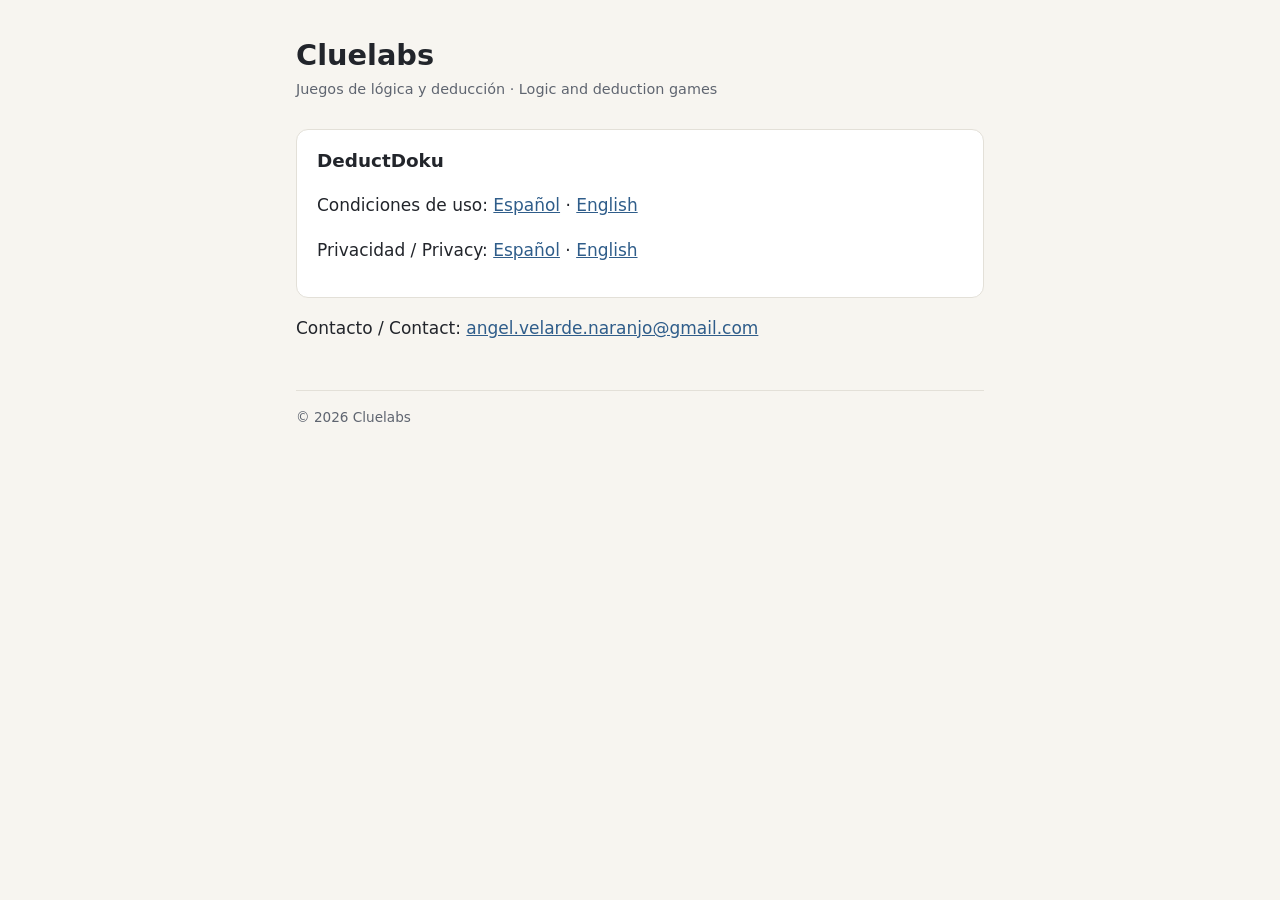
<file: index.html>
<!doctype html>
<html lang="es">
<head>
<meta charset="utf-8">
<meta name="viewport" content="width=device-width, initial-scale=1">
<title>Cluelabs</title>
<link rel="stylesheet" href="style.css">
</head>
<body>
<main>
<header>
  <h1>Cluelabs</h1>
  <p class="updated">Juegos de lógica y deducción · Logic and deduction games</p>
</header>

<div class="card">
  <h2>DeductDoku</h2>
  <p>Condiciones de uso: <a href="deductdoku/es/terminos.html">Español</a> · <a href="deductdoku/en/terms.html">English</a></p>
  <p>Privacidad / Privacy: <a href="deductdoku/es/privacidad.html">Español</a> · <a href="deductdoku/en/privacy.html">English</a></p>
</div>

<p>Contacto / Contact: <a href="mailto:angel.velarde.naranjo@gmail.com">angel.velarde.naranjo@gmail.com</a></p>

<footer>© 2026 Cluelabs</footer>
</main>
</body>
</html>
</file>
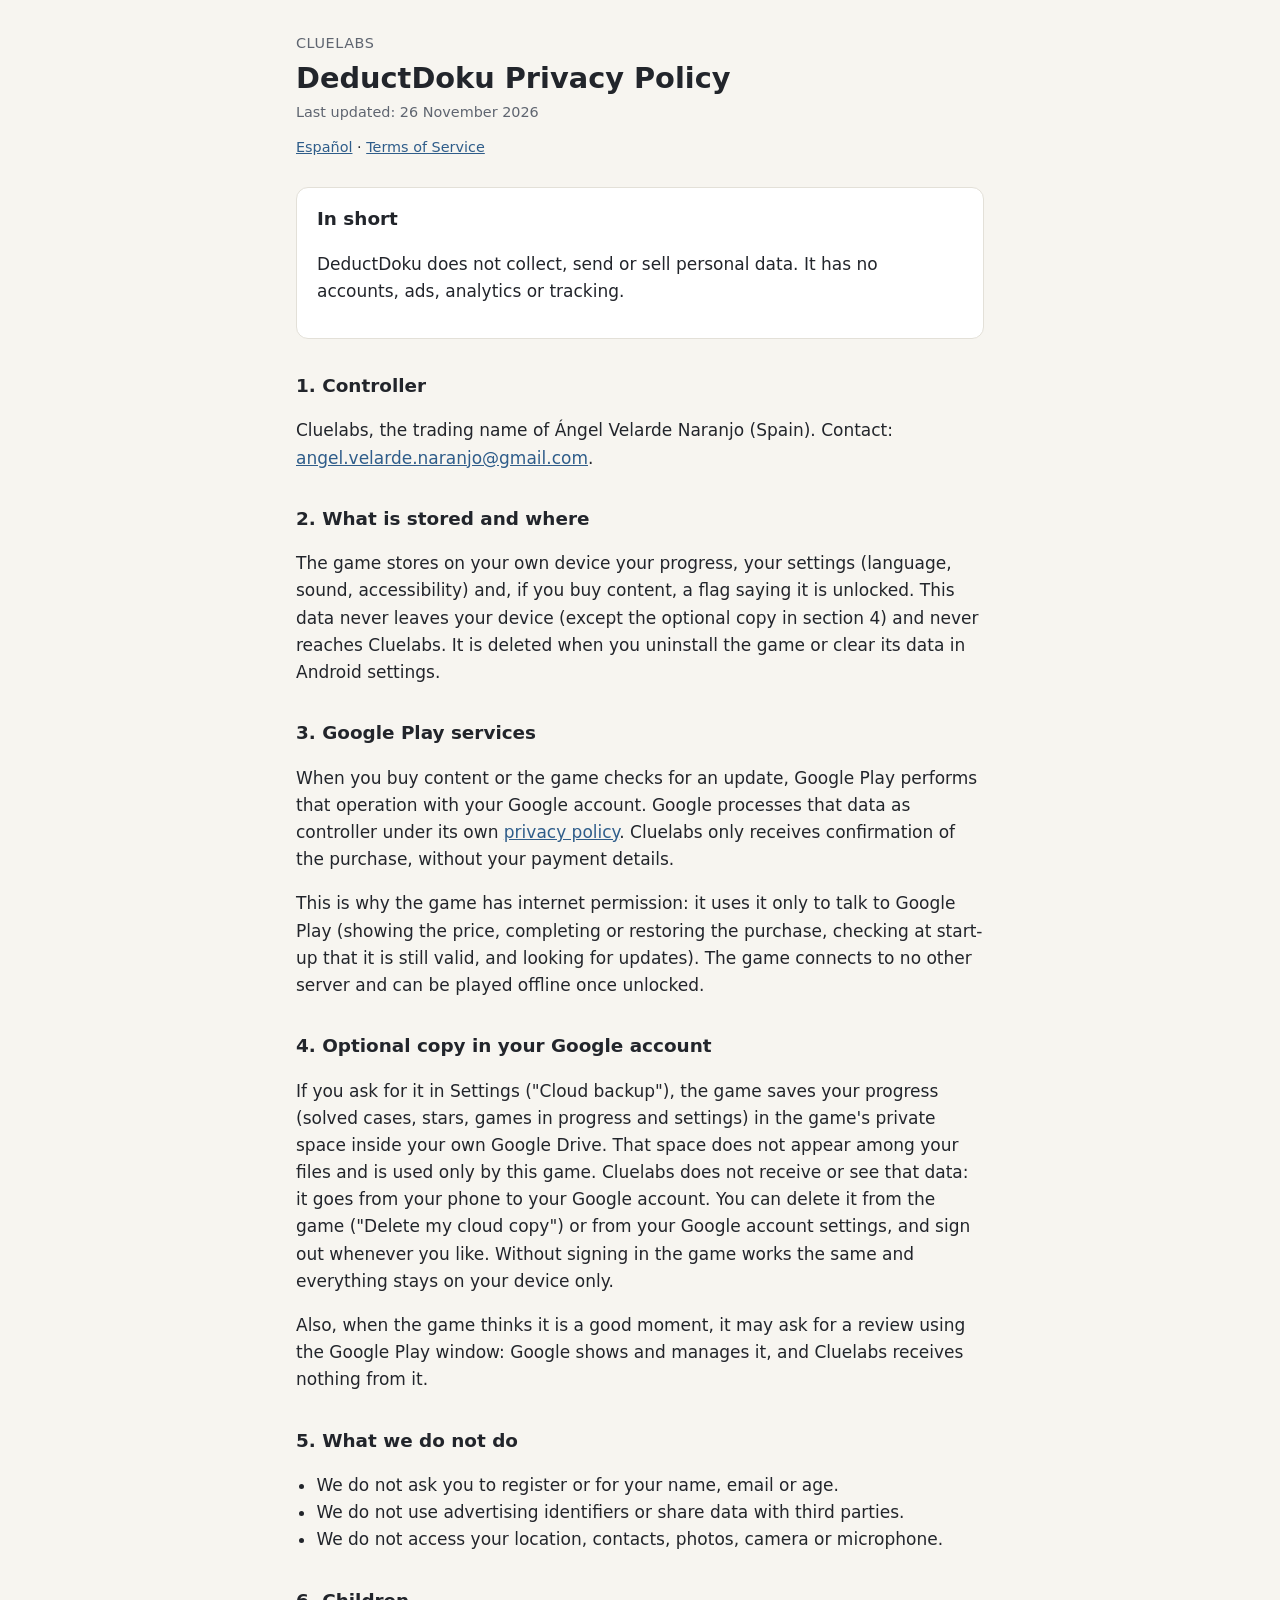
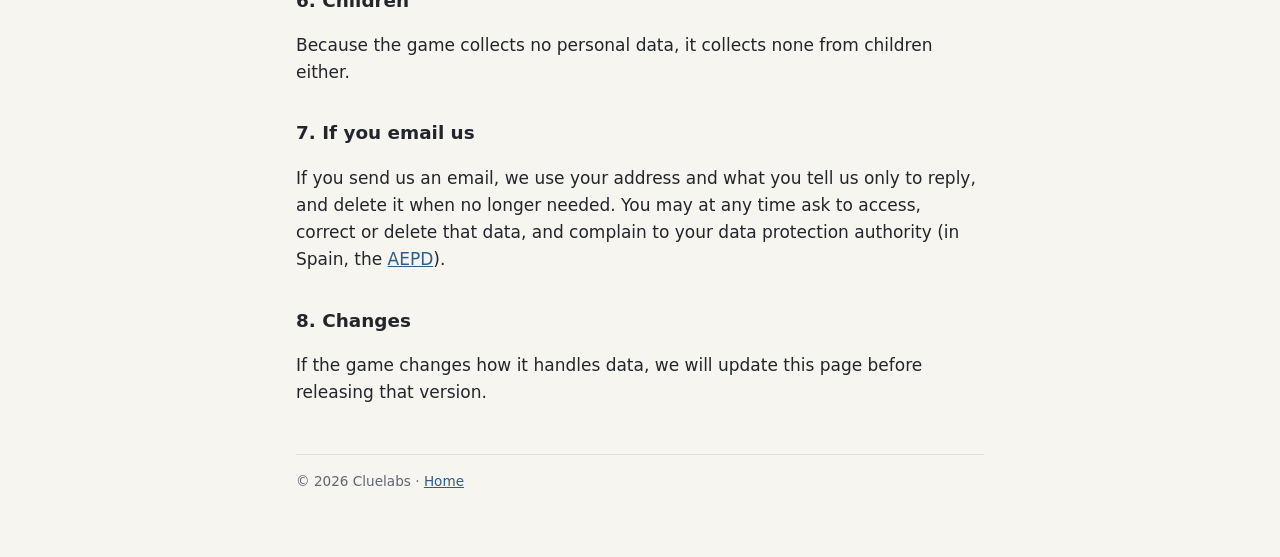
<file: deductdoku/en/privacy.html>
<!doctype html>
<html lang="en">
<head>
<meta charset="utf-8">
<meta name="viewport" content="width=device-width, initial-scale=1">
<title>Privacy · DeductDoku</title>
<link rel="stylesheet" href="../../style.css">
</head>
<body>
<main>
<header>
  <div class="brand">Cluelabs</div>
  <h1>DeductDoku Privacy Policy</h1>
  <p class="updated">Last updated: 26 November 2026</p>
  <nav class="lang"><a href="../es/privacidad.html">Español</a> · <a href="terms.html">Terms of Service</a></nav>
</header>

<div class="card">
  <h2>In short</h2>
  <p>DeductDoku does not collect, send or sell personal data. It has no accounts, ads, analytics or tracking.</p>
</div>

<h2>1. Controller</h2>
<p>Cluelabs, the trading name of Ángel Velarde Naranjo (Spain). Contact: <a href="mailto:angel.velarde.naranjo@gmail.com">angel.velarde.naranjo@gmail.com</a>.</p>

<h2>2. What is stored and where</h2>
<p>The game stores on your own device your progress, your settings (language, sound, accessibility) and, if you buy content, a flag saying it is unlocked. This data never leaves your device (except the optional copy in section 4) and never reaches Cluelabs. It is deleted when you uninstall the game or clear its data in Android settings.</p>

<h2>3. Google Play services</h2>
<p>When you buy content or the game checks for an update, Google Play performs that operation with your Google account. Google processes that data as controller under its own <a href="https://policies.google.com/privacy">privacy policy</a>. Cluelabs only receives confirmation of the purchase, without your payment details.</p>
<p>This is why the game has internet permission: it uses it only to talk to Google Play (showing the price, completing or restoring the purchase, checking at start-up that it is still valid, and looking for updates). The game connects to no other server and can be played offline once unlocked.</p>

<h2>4. Optional copy in your Google account</h2>
<p>If you ask for it in Settings ("Cloud backup"), the game saves your progress (solved cases, stars, games in progress and settings) in the game's private space inside your own Google Drive. That space does not appear among your files and is used only by this game. Cluelabs does not receive or see that data: it goes from your phone to your Google account. You can delete it from the game ("Delete my cloud copy") or from your Google account settings, and sign out whenever you like. Without signing in the game works the same and everything stays on your device only.</p>
<p>Also, when the game thinks it is a good moment, it may ask for a review using the Google Play window: Google shows and manages it, and Cluelabs receives nothing from it.</p>

<h2>5. What we do not do</h2>
<ul>
  <li>We do not ask you to register or for your name, email or age.</li>
  <li>We do not use advertising identifiers or share data with third parties.</li>
  <li>We do not access your location, contacts, photos, camera or microphone.</li>
</ul>

<h2>6. Children</h2>
<p>Because the game collects no personal data, it collects none from children either.</p>

<h2>7. If you email us</h2>
<p>If you send us an email, we use your address and what you tell us only to reply, and delete it when no longer needed. You may at any time ask to access, correct or delete that data, and complain to your data protection authority (in Spain, the <a href="https://www.aepd.es">AEPD</a>).</p>

<h2>8. Changes</h2>
<p>If the game changes how it handles data, we will update this page before releasing that version.</p>

<footer>© 2026 Cluelabs · <a href="../../index.html">Home</a></footer>
</main>
</body>
</html>
</file>
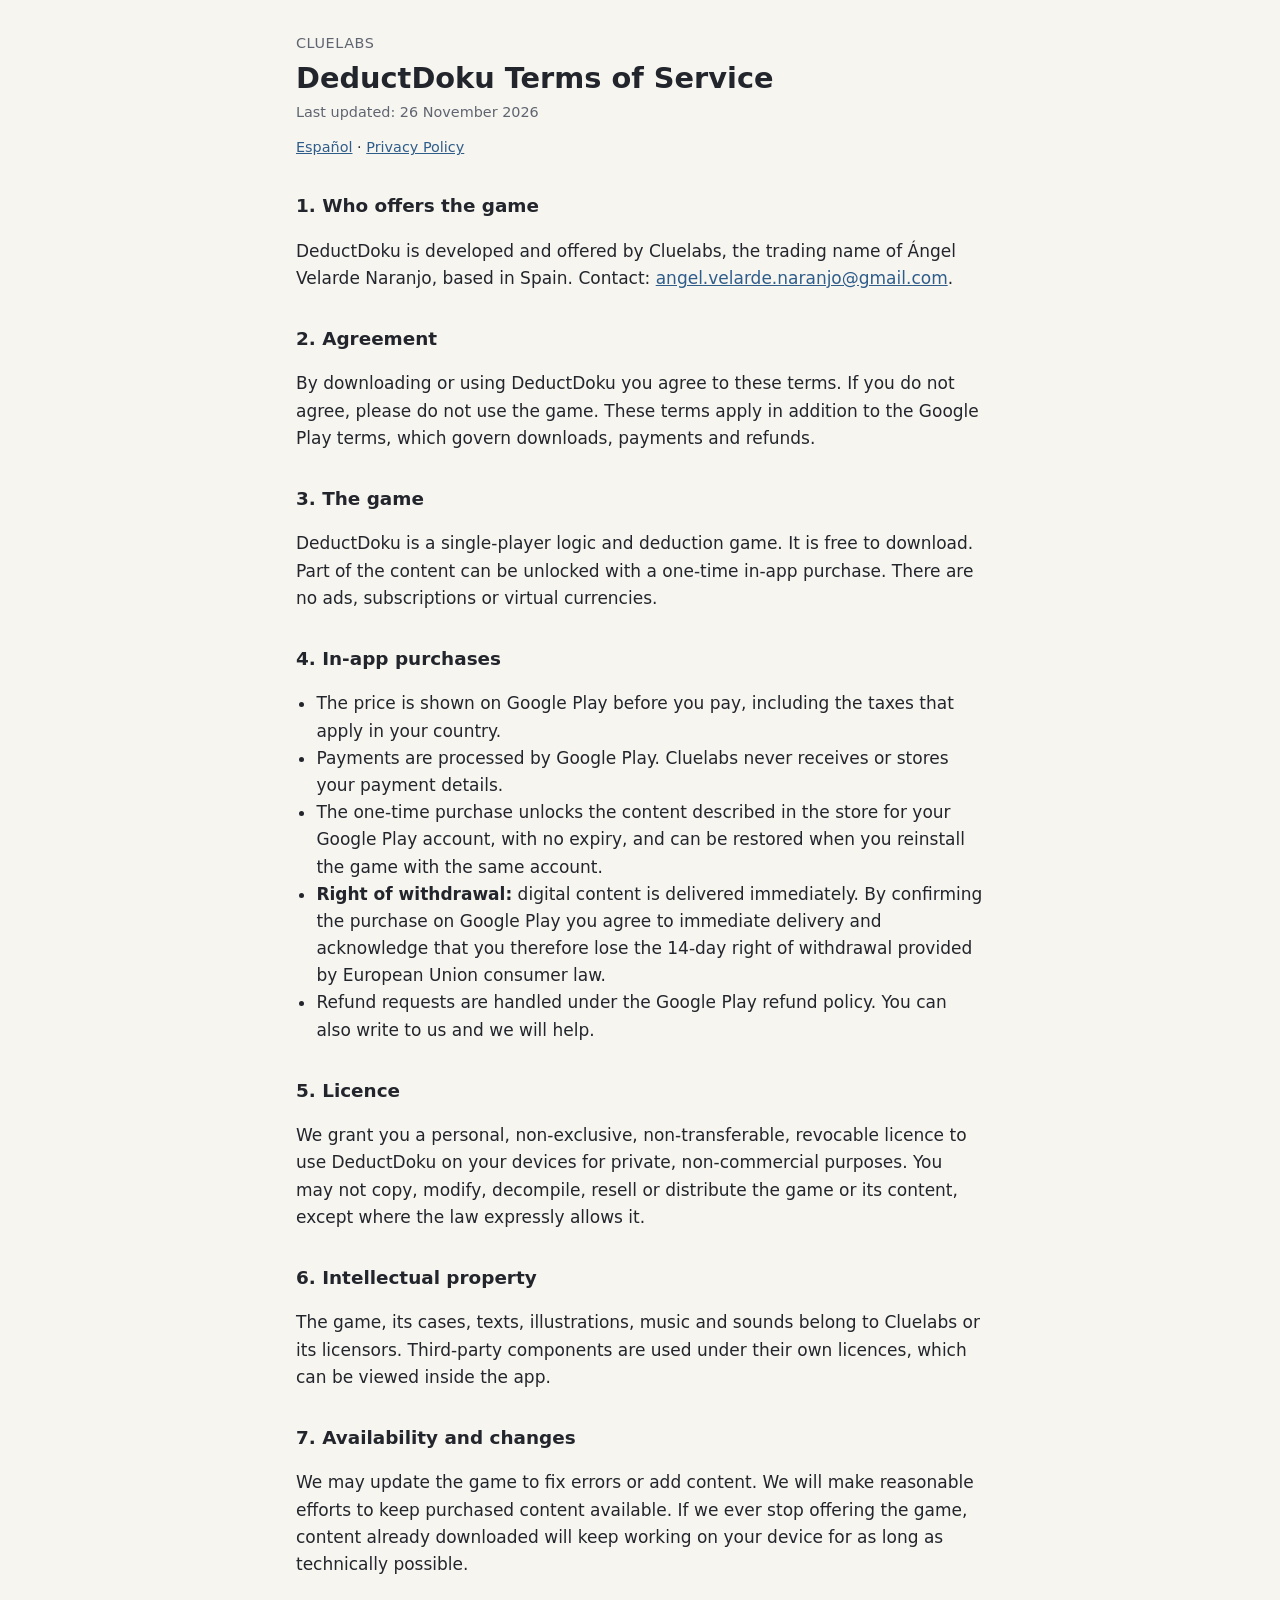
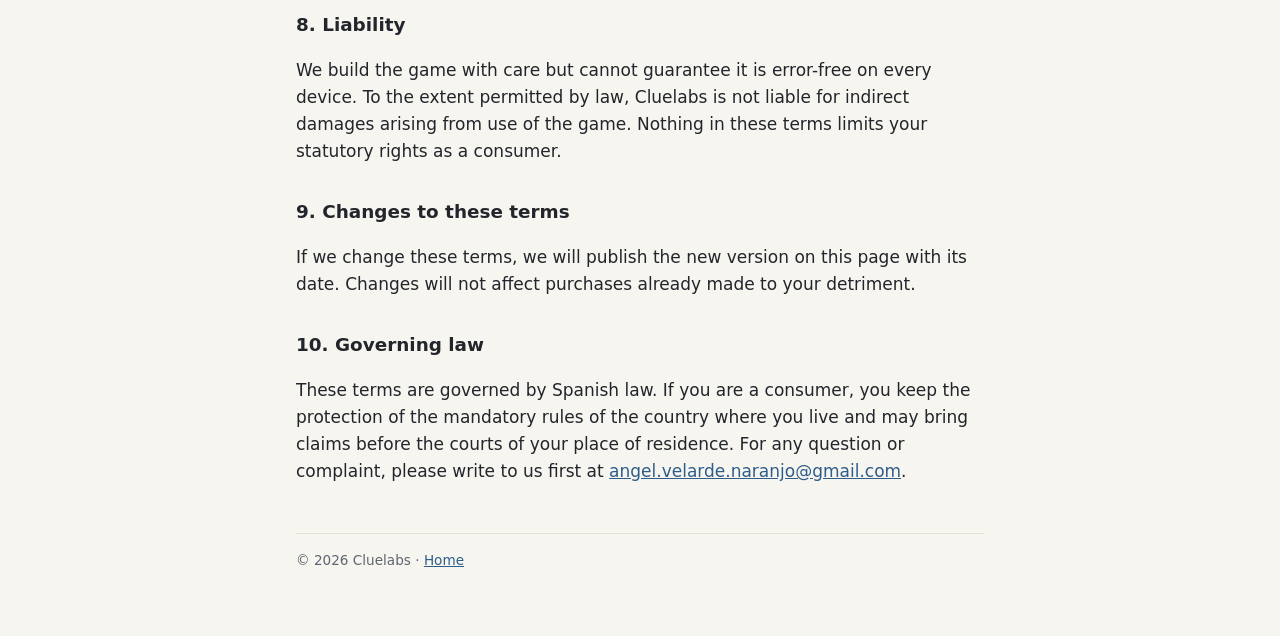
<file: deductdoku/en/terms.html>
<!doctype html>
<html lang="en">
<head>
<meta charset="utf-8">
<meta name="viewport" content="width=device-width, initial-scale=1">
<title>Terms of Service · DeductDoku</title>
<link rel="stylesheet" href="../../style.css">
</head>
<body>
<main>
<header>
  <div class="brand">Cluelabs</div>
  <h1>DeductDoku Terms of Service</h1>
  <p class="updated">Last updated: 26 November 2026</p>
  <nav class="lang"><a href="../es/terminos.html">Español</a> · <a href="privacy.html">Privacy Policy</a></nav>
</header>

<h2>1. Who offers the game</h2>
<p>DeductDoku is developed and offered by Cluelabs, the trading name of Ángel Velarde Naranjo, based in Spain. Contact: <a href="mailto:angel.velarde.naranjo@gmail.com">angel.velarde.naranjo@gmail.com</a>.</p>

<h2>2. Agreement</h2>
<p>By downloading or using DeductDoku you agree to these terms. If you do not agree, please do not use the game. These terms apply in addition to the Google Play terms, which govern downloads, payments and refunds.</p>

<h2>3. The game</h2>
<p>DeductDoku is a single-player logic and deduction game. It is free to download. Part of the content can be unlocked with a one-time in-app purchase. There are no ads, subscriptions or virtual currencies.</p>

<h2>4. In-app purchases</h2>
<ul>
  <li>The price is shown on Google Play before you pay, including the taxes that apply in your country.</li>
  <li>Payments are processed by Google Play. Cluelabs never receives or stores your payment details.</li>
  <li>The one-time purchase unlocks the content described in the store for your Google Play account, with no expiry, and can be restored when you reinstall the game with the same account.</li>
  <li><strong>Right of withdrawal:</strong> digital content is delivered immediately. By confirming the purchase on Google Play you agree to immediate delivery and acknowledge that you therefore lose the 14-day right of withdrawal provided by European Union consumer law.</li>
  <li>Refund requests are handled under the Google Play refund policy. You can also write to us and we will help.</li>
</ul>

<h2>5. Licence</h2>
<p>We grant you a personal, non-exclusive, non-transferable, revocable licence to use DeductDoku on your devices for private, non-commercial purposes. You may not copy, modify, decompile, resell or distribute the game or its content, except where the law expressly allows it.</p>

<h2>6. Intellectual property</h2>
<p>The game, its cases, texts, illustrations, music and sounds belong to Cluelabs or its licensors. Third-party components are used under their own licences, which can be viewed inside the app.</p>

<h2>7. Availability and changes</h2>
<p>We may update the game to fix errors or add content. We will make reasonable efforts to keep purchased content available. If we ever stop offering the game, content already downloaded will keep working on your device for as long as technically possible.</p>

<h2>8. Liability</h2>
<p>We build the game with care but cannot guarantee it is error-free on every device. To the extent permitted by law, Cluelabs is not liable for indirect damages arising from use of the game. Nothing in these terms limits your statutory rights as a consumer.</p>

<h2>9. Changes to these terms</h2>
<p>If we change these terms, we will publish the new version on this page with its date. Changes will not affect purchases already made to your detriment.</p>

<h2>10. Governing law</h2>
<p>These terms are governed by Spanish law. If you are a consumer, you keep the protection of the mandatory rules of the country where you live and may bring claims before the courts of your place of residence. For any question or complaint, please write to us first at <a href="mailto:angel.velarde.naranjo@gmail.com">angel.velarde.naranjo@gmail.com</a>.</p>

<footer>© 2026 Cluelabs · <a href="../../index.html">Home</a></footer>
</main>
</body>
</html>
</file>
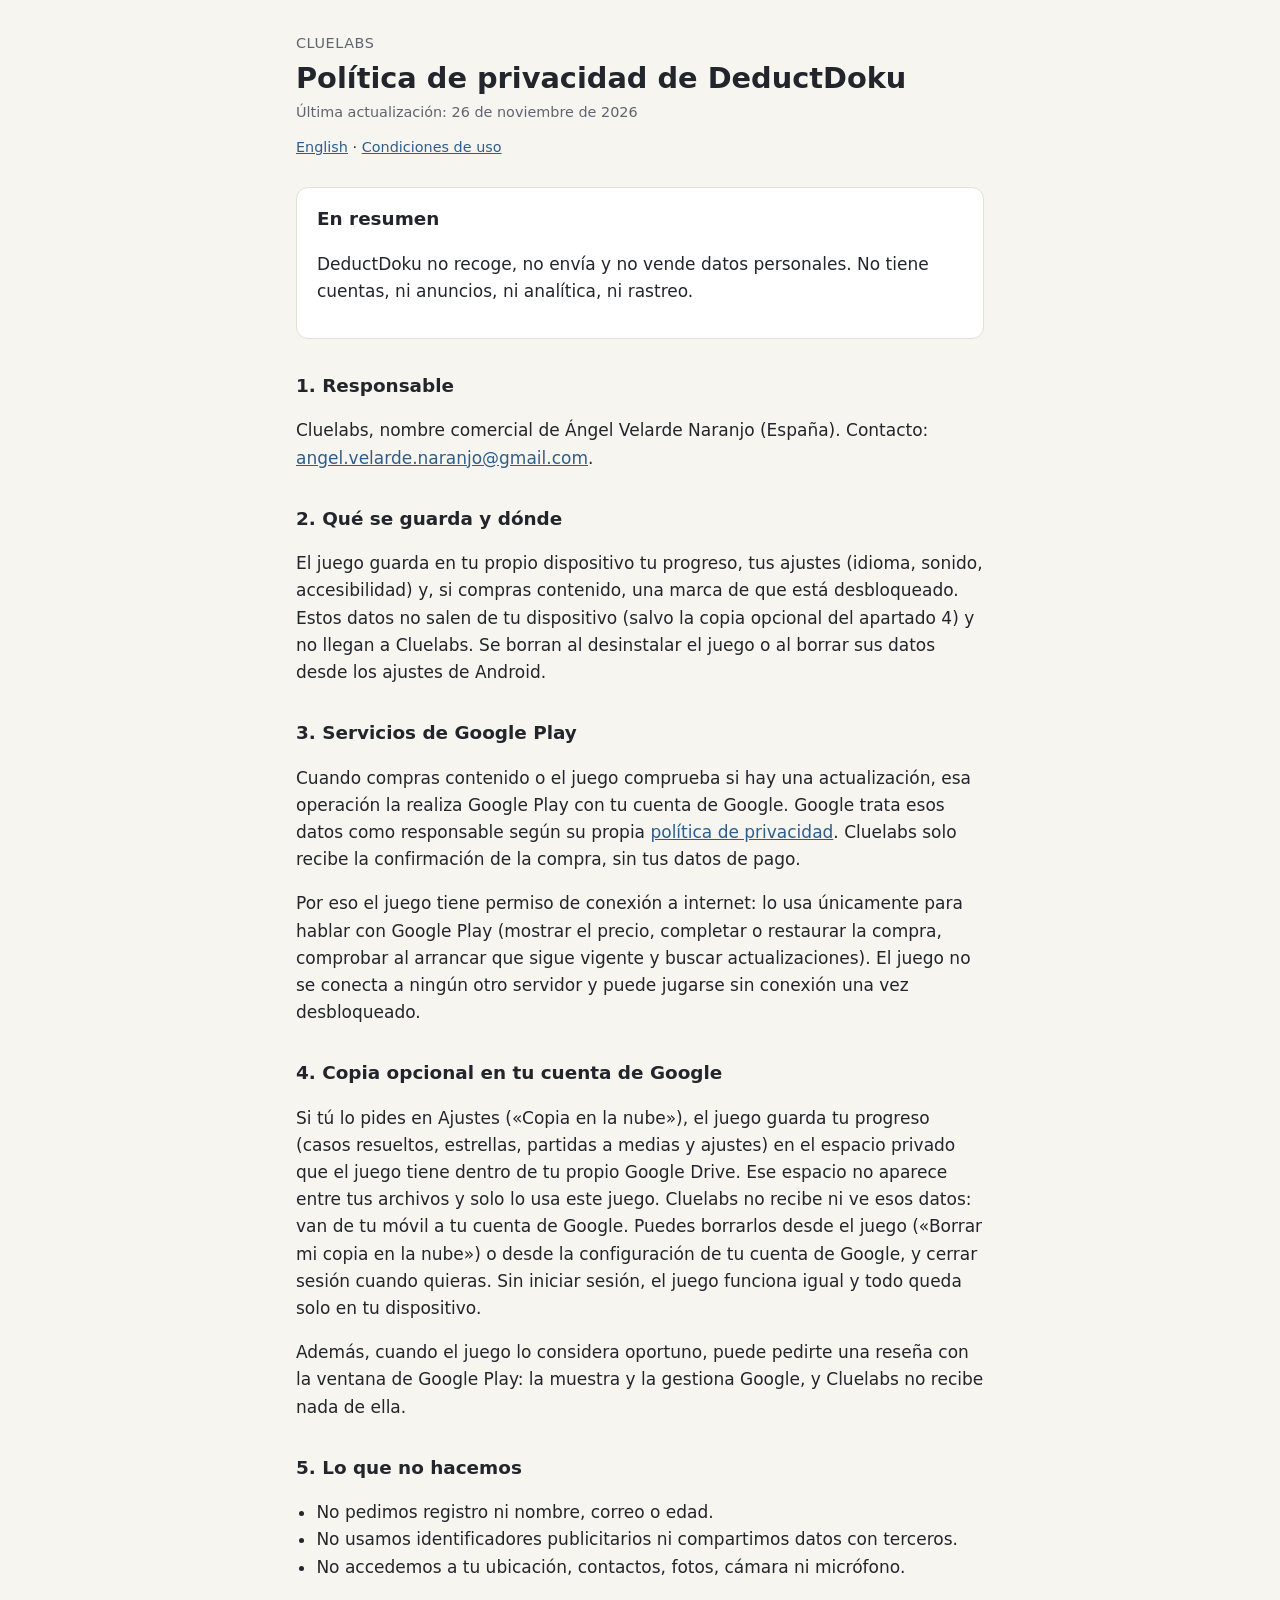
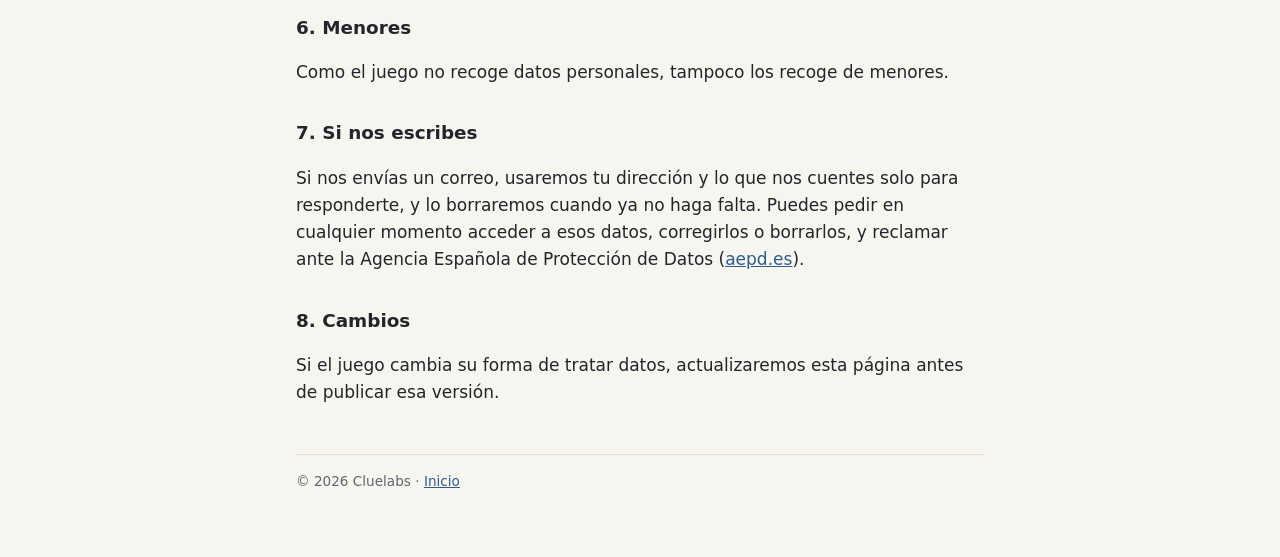
<file: deductdoku/es/privacidad.html>
<!doctype html>
<html lang="es">
<head>
<meta charset="utf-8">
<meta name="viewport" content="width=device-width, initial-scale=1">
<title>Privacidad · DeductDoku</title>
<link rel="stylesheet" href="../../style.css">
</head>
<body>
<main>
<header>
  <div class="brand">Cluelabs</div>
  <h1>Política de privacidad de DeductDoku</h1>
  <p class="updated">Última actualización: 26 de noviembre de 2026</p>
  <nav class="lang"><a href="../en/privacy.html">English</a> · <a href="terminos.html">Condiciones de uso</a></nav>
</header>

<div class="card">
  <h2>En resumen</h2>
  <p>DeductDoku no recoge, no envía y no vende datos personales. No tiene cuentas, ni anuncios, ni analítica, ni rastreo.</p>
</div>

<h2>1. Responsable</h2>
<p>Cluelabs, nombre comercial de Ángel Velarde Naranjo (España). Contacto: <a href="mailto:angel.velarde.naranjo@gmail.com">angel.velarde.naranjo@gmail.com</a>.</p>

<h2>2. Qué se guarda y dónde</h2>
<p>El juego guarda en tu propio dispositivo tu progreso, tus ajustes (idioma, sonido, accesibilidad) y, si compras contenido, una marca de que está desbloqueado. Estos datos no salen de tu dispositivo (salvo la copia opcional del apartado 4) y no llegan a Cluelabs. Se borran al desinstalar el juego o al borrar sus datos desde los ajustes de Android.</p>

<h2>3. Servicios de Google Play</h2>
<p>Cuando compras contenido o el juego comprueba si hay una actualización, esa operación la realiza Google Play con tu cuenta de Google. Google trata esos datos como responsable según su propia <a href="https://policies.google.com/privacy">política de privacidad</a>. Cluelabs solo recibe la confirmación de la compra, sin tus datos de pago.</p>
<p>Por eso el juego tiene permiso de conexión a internet: lo usa únicamente para hablar con Google Play (mostrar el precio, completar o restaurar la compra, comprobar al arrancar que sigue vigente y buscar actualizaciones). El juego no se conecta a ningún otro servidor y puede jugarse sin conexión una vez desbloqueado.</p>

<h2>4. Copia opcional en tu cuenta de Google</h2>
<p>Si tú lo pides en Ajustes («Copia en la nube»), el juego guarda tu progreso (casos resueltos, estrellas, partidas a medias y ajustes) en el espacio privado que el juego tiene dentro de tu propio Google Drive. Ese espacio no aparece entre tus archivos y solo lo usa este juego. Cluelabs no recibe ni ve esos datos: van de tu móvil a tu cuenta de Google. Puedes borrarlos desde el juego («Borrar mi copia en la nube») o desde la configuración de tu cuenta de Google, y cerrar sesión cuando quieras. Sin iniciar sesión, el juego funciona igual y todo queda solo en tu dispositivo.</p>
<p>Además, cuando el juego lo considera oportuno, puede pedirte una reseña con la ventana de Google Play: la muestra y la gestiona Google, y Cluelabs no recibe nada de ella.</p>

<h2>5. Lo que no hacemos</h2>
<ul>
  <li>No pedimos registro ni nombre, correo o edad.</li>
  <li>No usamos identificadores publicitarios ni compartimos datos con terceros.</li>
  <li>No accedemos a tu ubicación, contactos, fotos, cámara ni micrófono.</li>
</ul>

<h2>6. Menores</h2>
<p>Como el juego no recoge datos personales, tampoco los recoge de menores.</p>

<h2>7. Si nos escribes</h2>
<p>Si nos envías un correo, usaremos tu dirección y lo que nos cuentes solo para responderte, y lo borraremos cuando ya no haga falta. Puedes pedir en cualquier momento acceder a esos datos, corregirlos o borrarlos, y reclamar ante la Agencia Española de Protección de Datos (<a href="https://www.aepd.es">aepd.es</a>).</p>

<h2>8. Cambios</h2>
<p>Si el juego cambia su forma de tratar datos, actualizaremos esta página antes de publicar esa versión.</p>

<footer>© 2026 Cluelabs · <a href="../../index.html">Inicio</a></footer>
</main>
</body>
</html>
</file>
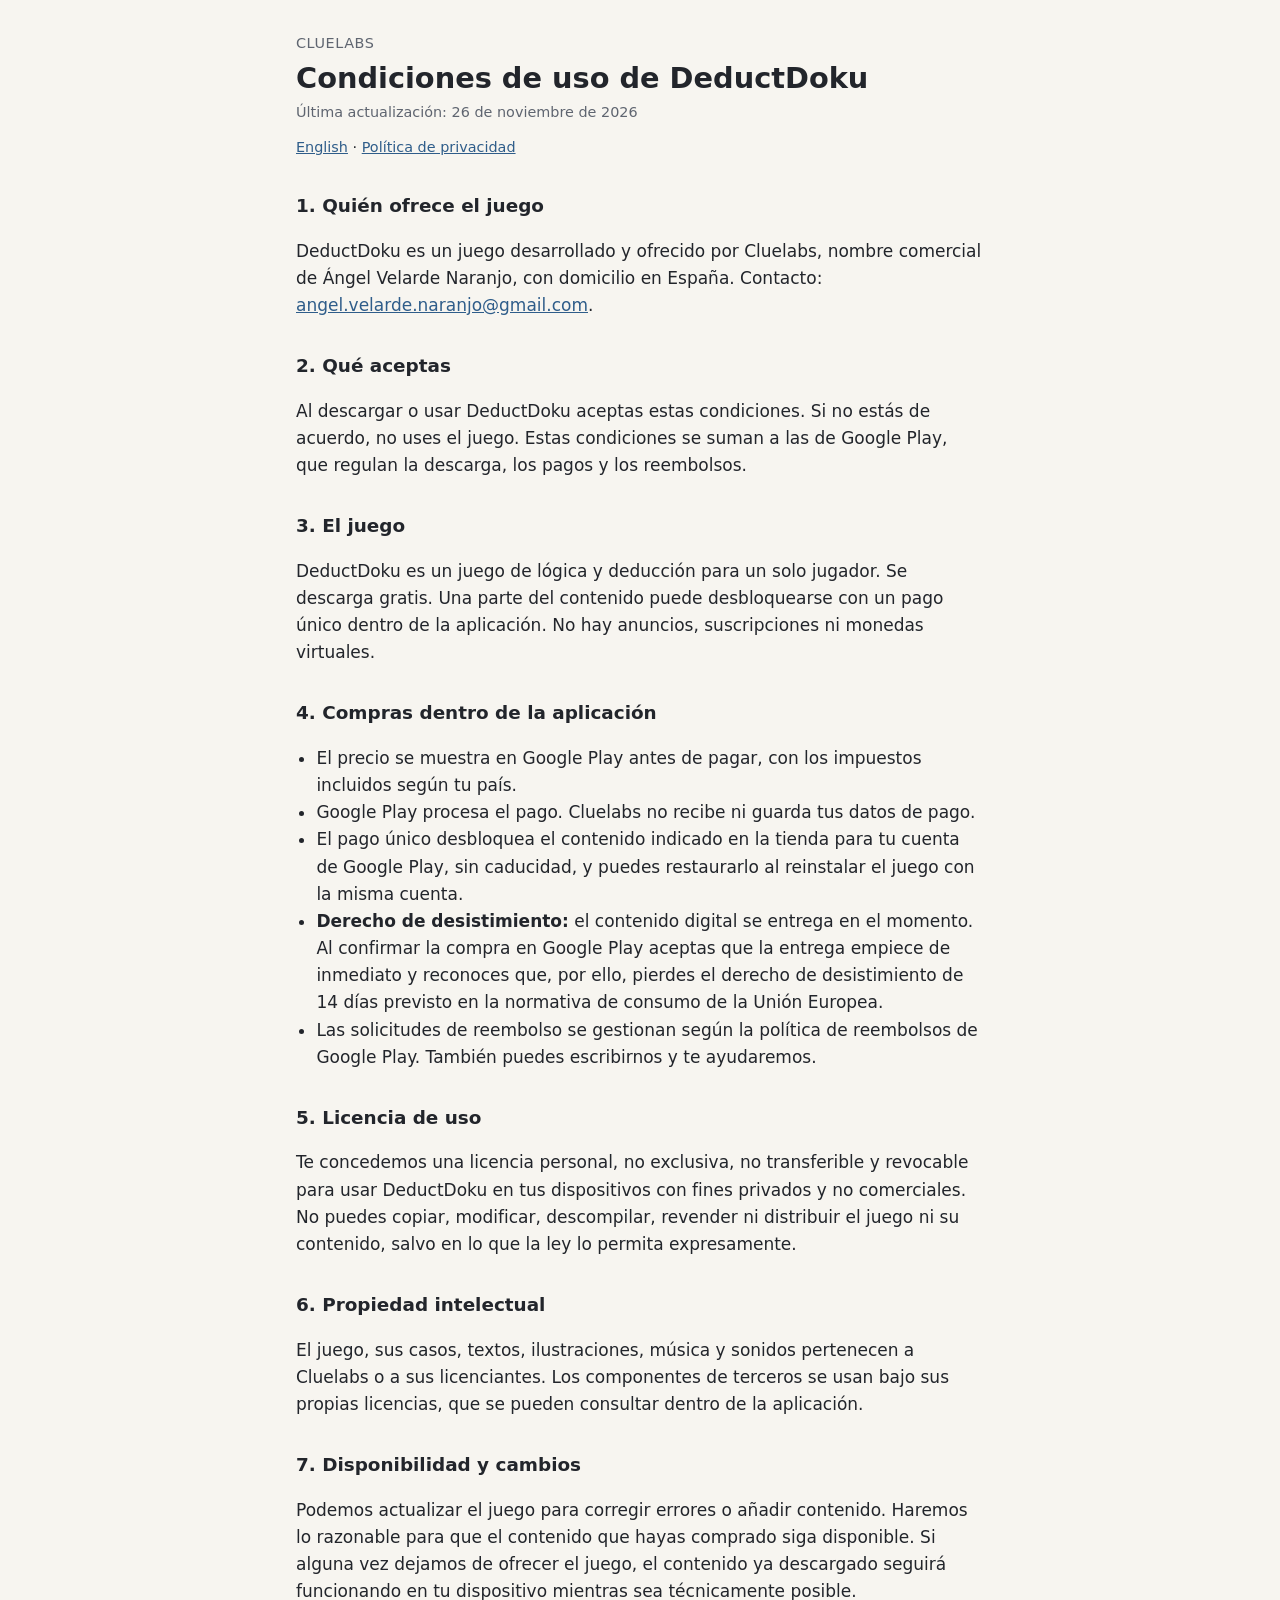
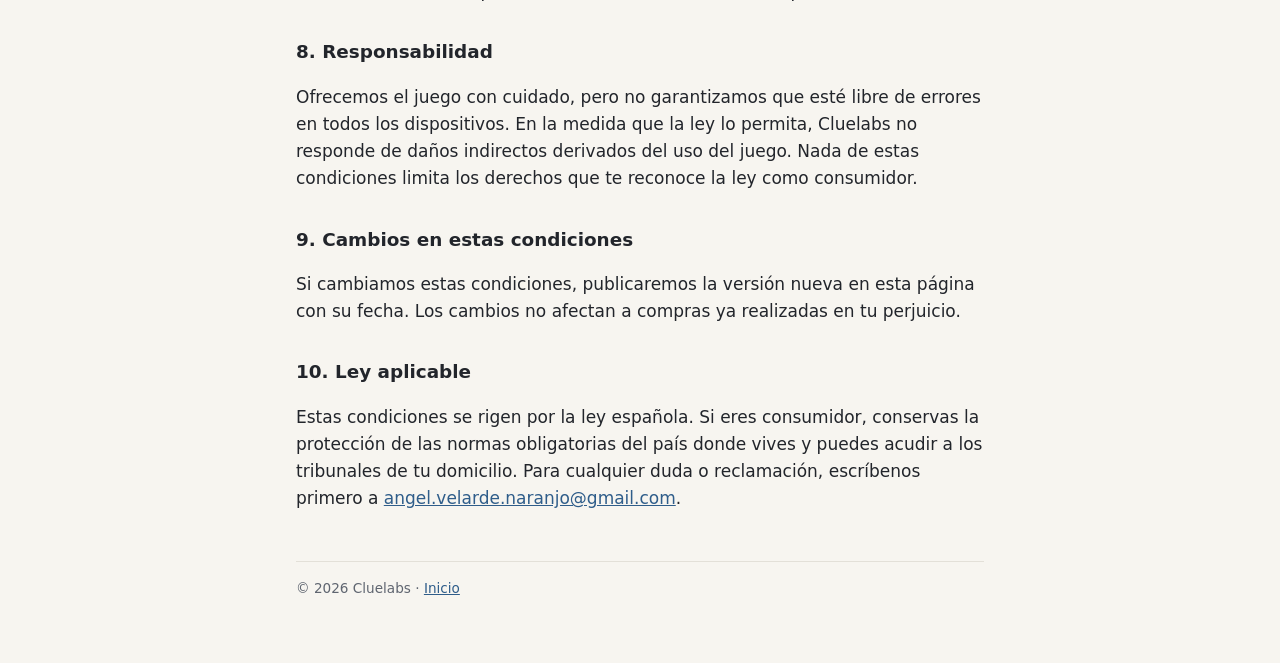
<file: deductdoku/es/terminos.html>
<!doctype html>
<html lang="es">
<head>
<meta charset="utf-8">
<meta name="viewport" content="width=device-width, initial-scale=1">
<title>Condiciones de uso · DeductDoku</title>
<link rel="stylesheet" href="../../style.css">
</head>
<body>
<main>
<header>
  <div class="brand">Cluelabs</div>
  <h1>Condiciones de uso de DeductDoku</h1>
  <p class="updated">Última actualización: 26 de noviembre de 2026</p>
  <nav class="lang"><a href="../en/terms.html">English</a> · <a href="privacidad.html">Política de privacidad</a></nav>
</header>

<h2>1. Quién ofrece el juego</h2>
<p>DeductDoku es un juego desarrollado y ofrecido por Cluelabs, nombre comercial de Ángel Velarde Naranjo, con domicilio en España. Contacto: <a href="mailto:angel.velarde.naranjo@gmail.com">angel.velarde.naranjo@gmail.com</a>.</p>

<h2>2. Qué aceptas</h2>
<p>Al descargar o usar DeductDoku aceptas estas condiciones. Si no estás de acuerdo, no uses el juego. Estas condiciones se suman a las de Google Play, que regulan la descarga, los pagos y los reembolsos.</p>

<h2>3. El juego</h2>
<p>DeductDoku es un juego de lógica y deducción para un solo jugador. Se descarga gratis. Una parte del contenido puede desbloquearse con un pago único dentro de la aplicación. No hay anuncios, suscripciones ni monedas virtuales.</p>

<h2>4. Compras dentro de la aplicación</h2>
<ul>
  <li>El precio se muestra en Google Play antes de pagar, con los impuestos incluidos según tu país.</li>
  <li>Google Play procesa el pago. Cluelabs no recibe ni guarda tus datos de pago.</li>
  <li>El pago único desbloquea el contenido indicado en la tienda para tu cuenta de Google Play, sin caducidad, y puedes restaurarlo al reinstalar el juego con la misma cuenta.</li>
  <li><strong>Derecho de desistimiento:</strong> el contenido digital se entrega en el momento. Al confirmar la compra en Google Play aceptas que la entrega empiece de inmediato y reconoces que, por ello, pierdes el derecho de desistimiento de 14 días previsto en la normativa de consumo de la Unión Europea.</li>
  <li>Las solicitudes de reembolso se gestionan según la política de reembolsos de Google Play. También puedes escribirnos y te ayudaremos.</li>
</ul>

<h2>5. Licencia de uso</h2>
<p>Te concedemos una licencia personal, no exclusiva, no transferible y revocable para usar DeductDoku en tus dispositivos con fines privados y no comerciales. No puedes copiar, modificar, descompilar, revender ni distribuir el juego ni su contenido, salvo en lo que la ley lo permita expresamente.</p>

<h2>6. Propiedad intelectual</h2>
<p>El juego, sus casos, textos, ilustraciones, música y sonidos pertenecen a Cluelabs o a sus licenciantes. Los componentes de terceros se usan bajo sus propias licencias, que se pueden consultar dentro de la aplicación.</p>

<h2>7. Disponibilidad y cambios</h2>
<p>Podemos actualizar el juego para corregir errores o añadir contenido. Haremos lo razonable para que el contenido que hayas comprado siga disponible. Si alguna vez dejamos de ofrecer el juego, el contenido ya descargado seguirá funcionando en tu dispositivo mientras sea técnicamente posible.</p>

<h2>8. Responsabilidad</h2>
<p>Ofrecemos el juego con cuidado, pero no garantizamos que esté libre de errores en todos los dispositivos. En la medida que la ley lo permita, Cluelabs no responde de daños indirectos derivados del uso del juego. Nada de estas condiciones limita los derechos que te reconoce la ley como consumidor.</p>

<h2>9. Cambios en estas condiciones</h2>
<p>Si cambiamos estas condiciones, publicaremos la versión nueva en esta página con su fecha. Los cambios no afectan a compras ya realizadas en tu perjuicio.</p>

<h2>10. Ley aplicable</h2>
<p>Estas condiciones se rigen por la ley española. Si eres consumidor, conservas la protección de las normas obligatorias del país donde vives y puedes acudir a los tribunales de tu domicilio. Para cualquier duda o reclamación, escríbenos primero a <a href="mailto:angel.velarde.naranjo@gmail.com">angel.velarde.naranjo@gmail.com</a>.</p>

<footer>© 2026 Cluelabs · <a href="../../index.html">Inicio</a></footer>
</main>
</body>
</html>
</file>
<file: style.css>
:root {
  --bg: #f7f5f0;
  --surface: #ffffff;
  --text: #22252b;
  --muted: #5f6570;
  --accent: #2f5d8a;
  --line: #e3e0d8;
}
@media (prefers-color-scheme: dark) {
  :root {
    --bg: #15171b;
    --surface: #1d2026;
    --text: #e8e6e1;
    --muted: #a3a8b1;
    --accent: #8fb8e0;
    --line: #2d3139;
  }
}
* { box-sizing: border-box; }
body {
  margin: 0;
  background: var(--bg);
  color: var(--text);
  font: 17px/1.6 system-ui, -apple-system, "Segoe UI", Roboto, sans-serif;
}
main {
  max-width: 720px;
  margin: 0 auto;
  padding: 32px 16px 64px;
}
header { margin-bottom: 28px; }
.brand { color: var(--muted); font-size: 0.9rem; letter-spacing: 0.04em; text-transform: uppercase; }
h1 { font-size: 1.8rem; line-height: 1.25; margin: 6px 0 4px; }
h2 { font-size: 1.15rem; margin: 32px 0 8px; }
.updated { color: var(--muted); font-size: 0.9rem; margin: 0; }
a { color: var(--accent); }
nav.lang { margin-top: 12px; font-size: 0.9rem; }
.card {
  background: var(--surface);
  border: 1px solid var(--line);
  border-radius: 12px;
  padding: 16px 20px;
  margin: 16px 0;
}
.card h2 { margin-top: 0; }
ul { padding-left: 1.2em; }
footer { margin-top: 48px; color: var(--muted); font-size: 0.85rem; border-top: 1px solid var(--line); padding-top: 16px; }
</file>
